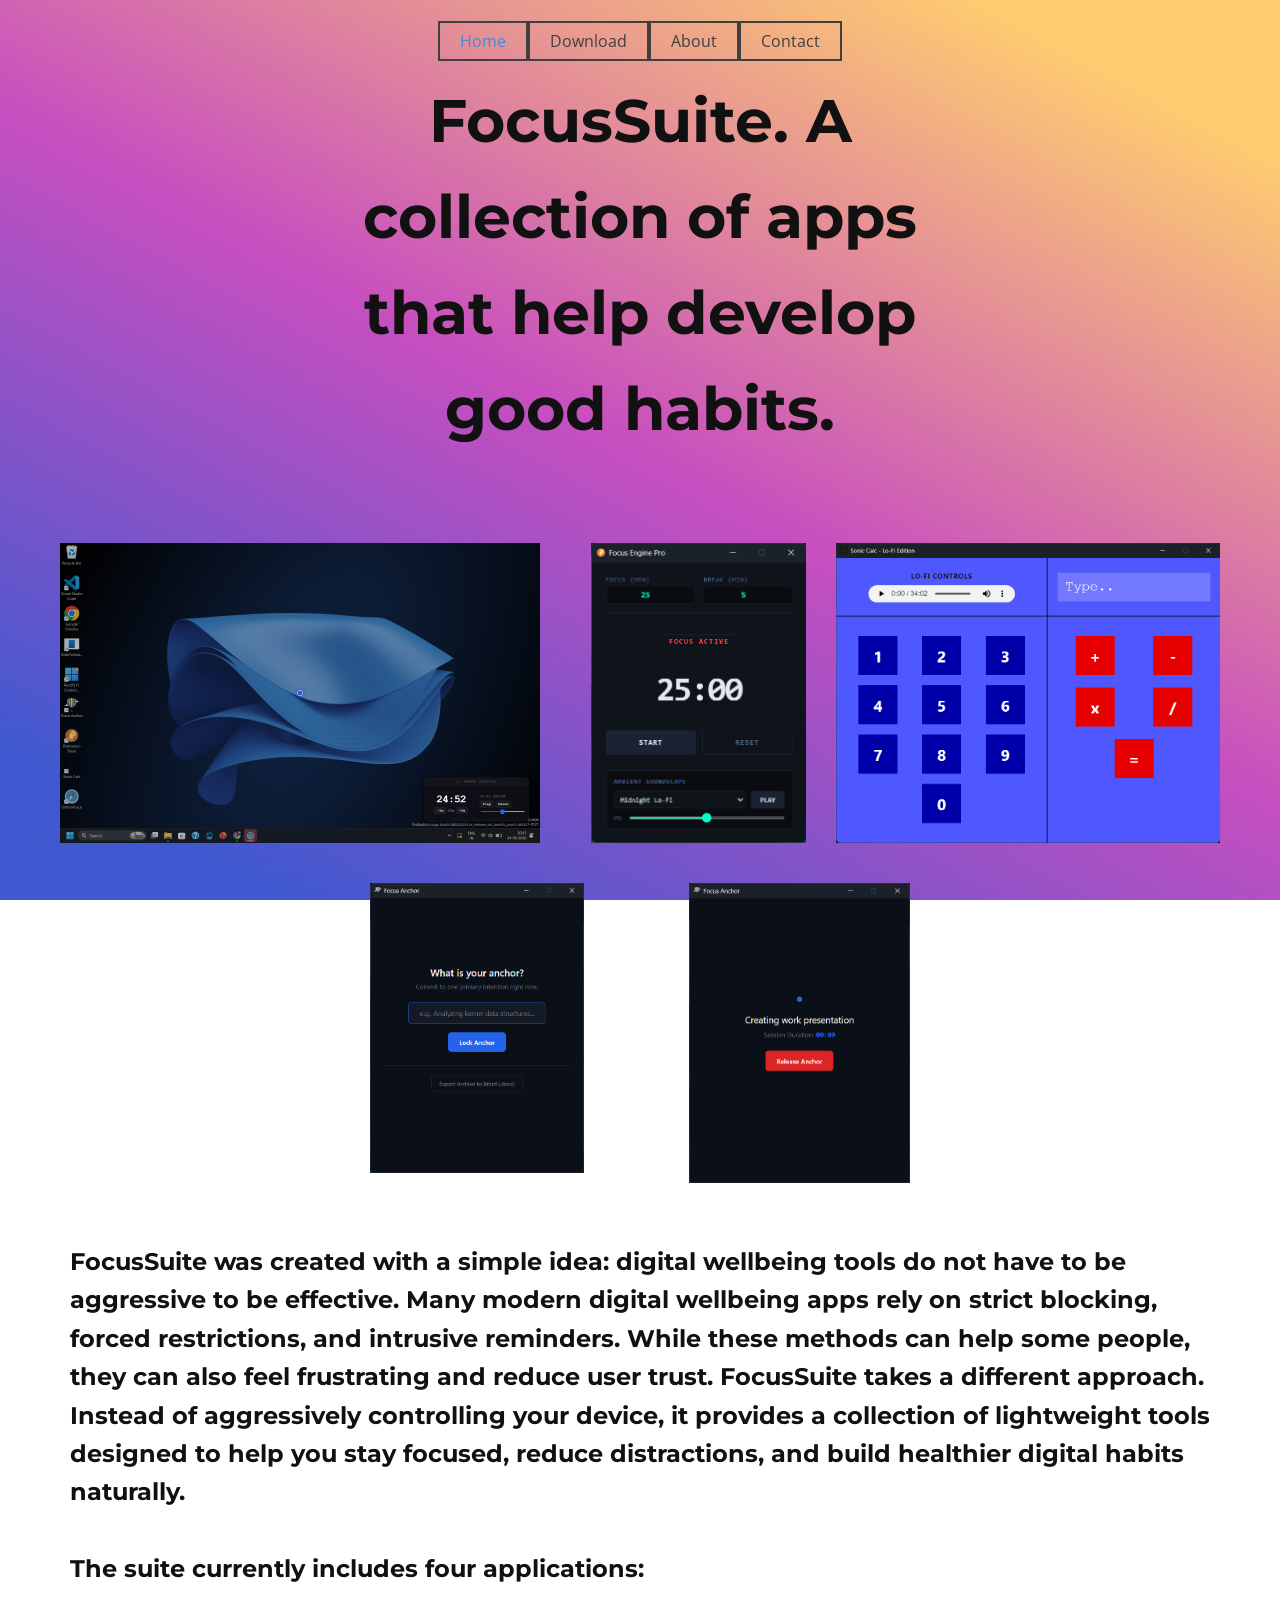
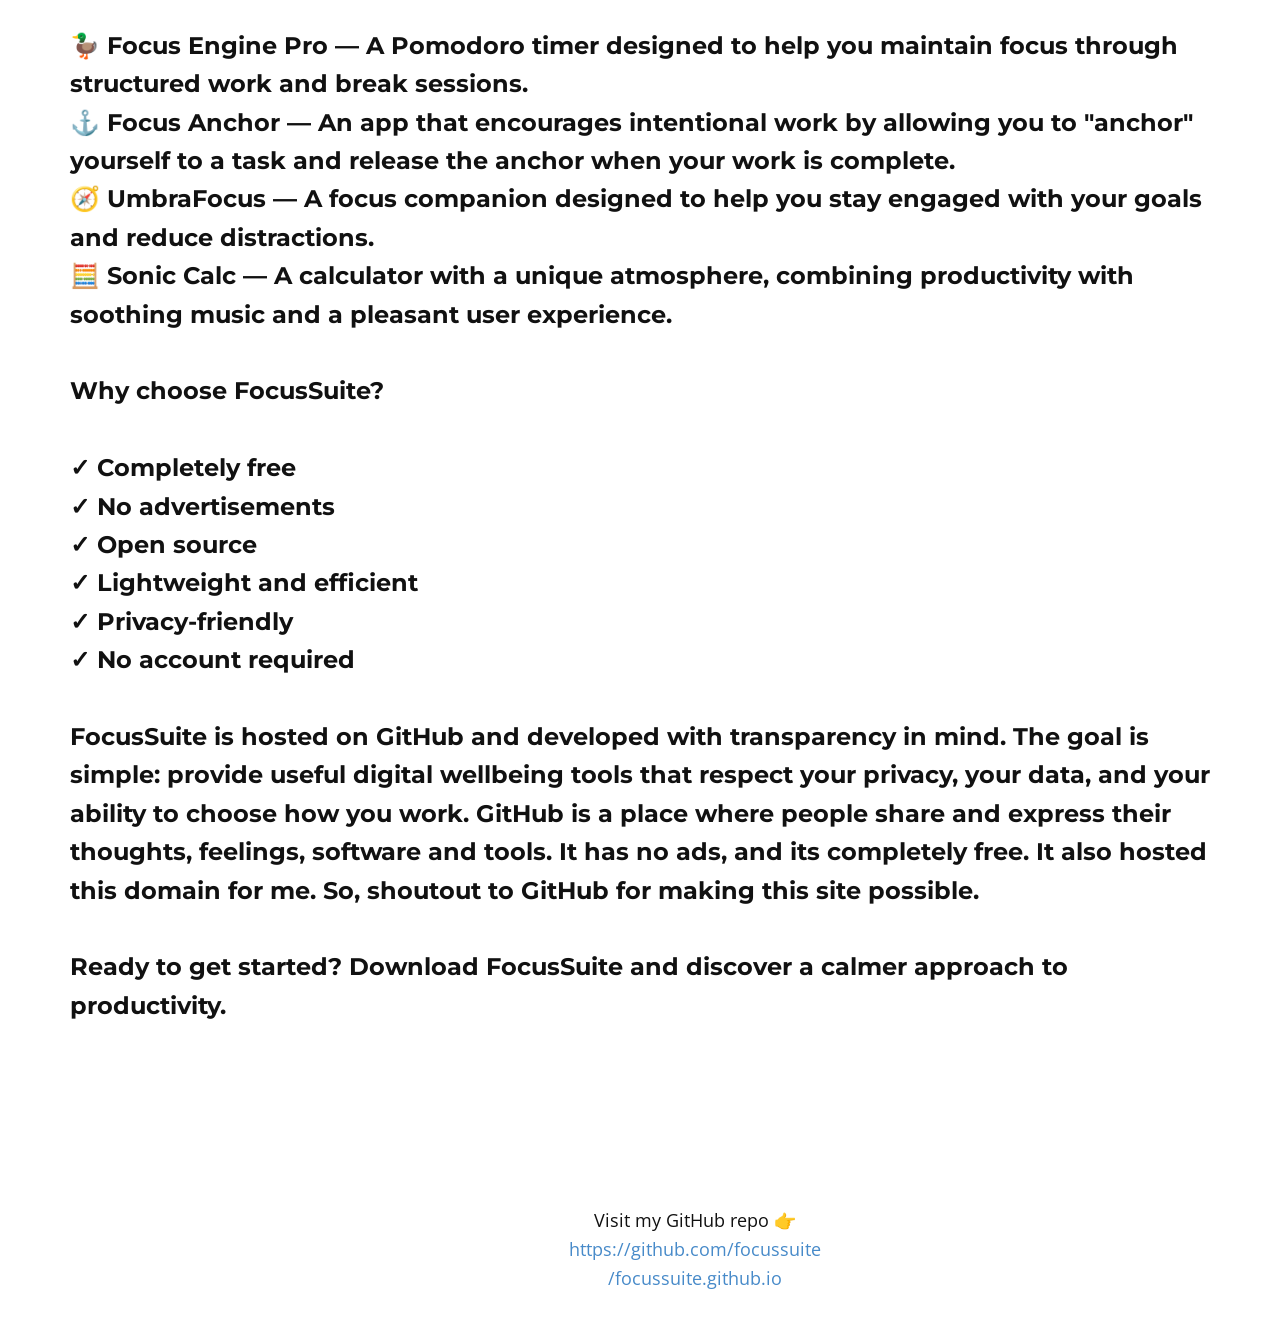
<file: index.html>
<!DOCTYPE html>
<html style="font-size: 16px;" lang="en"><head>
    <meta name="viewport" content="width=device-width, initial-scale=1.0">
	<meta name="google-site-verification" content="T6D-wPMFKQWdwainsHgFDO73876ECswrVBhki3AORYc" />
    <meta charset="utf-8">
    <meta name="keywords" content="">
    <meta name="description" content="">
    <title>Home</title>
    <link rel="stylesheet" href="nicepage.css" media="screen">
<link rel="stylesheet" href="index.css" media="screen">
    <script class="u-script" type="text/javascript" src="jquery.js" defer=""></script>
    <script class="u-script" type="text/javascript" src="nicepage.js" defer=""></script>
    <meta name="generator" content="Nicepage 8.5.7, nicepage.com">
    
    
    
    
    <link id="u-page-google-font" rel="stylesheet" href="https://fonts.googleapis.com/css2?display=swap&amp;family=Roboto:ital,wght@0,100;0,200;0,300;0,400;0,500;0,600;0,700;0,800;0,900;1,100;1,200;1,300;1,400;1,500;1,600;1,700;1,800;1,900&amp;family=Open+Sans:ital,wght@0,300;0,400;0,500;0,600;0,700;0,800;1,300;1,400;1,500;1,600;1,700;1,800&amp;family=Montserrat:ital,wght@0,100;0,200;0,300;0,400;0,500;0,600;0,700;0,800;0,900;1,100;1,200;1,300;1,400;1,500;1,600;1,700;1,800;1,900">
    <script type="application/ld+json">{
		"@context": "http://schema.org",
		"@type": "Organization",
		"name": "WebSite6656515",
		"url": "/"
}</script>
    <meta name="theme-color" content="#478ac9">
    <meta property="og:title" content="Home">
    <meta property="og:description" content="">
    <meta property="og:type" content="website">
    <link rel="canonical" href="/">
  <meta data-intl-tel-input-cdn-path="intlTelInput/"></head>
  <body data-home-page="https://website6656515.nicepage.io/Home.html?version=9e2b1bb6-5545-96a7-6322-8547a4c6a4d4" data-home-page-title="Home" data-path-to-root="./" data-include-products="false" class="u-body u-clearfix u-xl-mode" data-lang="en"><header class="u-clearfix u-header u-header" id="header"><div class="u-clearfix u-sheet u-valign-middle-lg u-valign-middle-md u-valign-middle-sm u-valign-middle-xs u-sheet-1">
        <nav class="u-menu u-menu-one-level u-offcanvas u-menu-1" role="navigation" aria-label="Menu navigation">
          <div class="menu-collapse" style="font-size: 1rem; letter-spacing: 0px;">
            <a class="u-button-style u-custom-border u-custom-border-color u-custom-borders u-custom-left-right-menu-spacing u-custom-padding-bottom u-custom-top-bottom-menu-spacing u-hamburger-link u-nav-link u-text-active-palette-1-base u-text-hover-palette-2-base" href="#" tabindex="-1" aria-label="Open menu" aria-controls="c3e8">
              <svg class="u-svg-link" viewBox="0 0 24 24"><use xlink:href="#menu-hamburger"></use></svg>
              <svg class="u-svg-content" version="1.1" id="menu-hamburger" viewBox="0 0 16 16" x="0px" y="0px" xmlns:xlink="http://www.w3.org/1999/xlink" xmlns="http://www.w3.org/2000/svg"><g><rect y="1" width="16" height="2"></rect><rect y="7" width="16" height="2"></rect><rect y="13" width="16" height="2"></rect>
</g></svg>
            </a>
          </div>
          <div class="u-custom-menu u-nav-container">
            <ul class="u-nav u-unstyled u-nav-1" role="menubar"><li role="none" class="u-nav-item"><a role="menuitem" class="u-border-2 u-border-grey-75 u-button-style u-nav-link u-text-active-palette-1-base u-text-hover-palette-2-base u-nav-link-2" href="./">Home</a>
</li><li role="none" class="u-nav-item"><a role="menuitem" class="u-border-2 u-border-grey-75 u-button-style u-nav-link u-text-active-palette-1-base u-text-hover-palette-2-base u-nav-link-2" href="Download.html">Download</a>
</li><li role="none" class="u-nav-item"><a role="menuitem" class="u-border-2 u-border-grey-75 u-button-style u-nav-link u-text-active-palette-1-base u-text-hover-palette-2-base u-nav-link-2" href="About.html">About</a>
</li><li role="none" class="u-nav-item"><a role="menuitem" class="u-border-2 u-border-grey-75 u-button-style u-nav-link u-text-active-palette-1-base u-text-hover-palette-2-base u-nav-link-2" href="Contact.html">Contact</a>
</li></ul>
          </div>
          <div class="u-custom-menu u-nav-container-collapse" id="c3e8" role="region" aria-label="Menu panel">
            <div class="u-black u-container-style u-inner-container-layout u-opacity u-opacity-95 u-sidenav">
              <div class="u-inner-container-layout u-sidenav-overflow">
                <div class="u-menu-close" tabindex="-1" aria-label="Close menu"></div>
                <ul class="u-align-center u-nav u-popupmenu-items u-unstyled u-nav-2" role="menubar"><li role="none" class="u-nav-item"><a role="menuitem" class="u-button-style u-nav-link" href="./">Home</a>
</li><li role="none" class="u-nav-item"><a role="menuitem" class="u-button-style u-nav-link" href="Download.html">Download</a>
</li><li role="none" class="u-nav-item"><a role="menuitem" class="u-button-style u-nav-link" href="About.html">About</a>
</li><li role="none" class="u-nav-item"><a role="menuitem" class="u-button-style u-nav-link" href="Contact.html">Contact</a>
</li></ul>
              </div>
            </div>
            <div class="u-black u-menu-overlay u-opacity u-opacity-70"></div>
          </div>
        </nav>
        <p class="u-align-center u-custom-font u-font-montserrat u-text u-text-1">FocusSuite. A collection of apps that help develop good habits.</p>
      </div></header>
    <section class="u-clearfix u-section-1" id="block-1">
      <div class="u-clearfix u-sheet u-sheet-1">
        <img class="u-image u-image-default u-image-1" src="images/UmbraFocus.png" alt="" data-image-width="1920" data-image-height="1200">
        <img class="u-image u-image-default u-image-2" src="images/Screenshot2026-06-14201246.png" alt="" data-image-width="433" data-image-height="605">
        <img class="u-image u-image-default u-image-3" src="images/sonic-calc.png" alt="" data-image-width="983" data-image-height="767">
        <img class="u-image u-image-default u-image-4" src="images/FocusAnchor.png" alt="" data-image-width="547" data-image-height="742">
        <img class="u-image u-image-default u-image-5" src="images/FocusAnchorreleased.png" alt="" data-image-width="547" data-image-height="742">
        <p class="u-custom-font u-font-montserrat u-text u-text-1"> FocusSuite was created with a simple idea: digital wellbeing tools do not have to be aggressive to be effective. Many modern digital wellbeing apps rely on strict blocking, forced restrictions, and intrusive reminders. While these methods can help some people, they can also feel frustrating and reduce user trust. FocusSuite takes a different approach. Instead of aggressively controlling your device, it provides a collection of lightweight tools designed to help you stay focused, reduce distractions, and build healthier digital habits naturally.<br>
          <br>The suite currently includes four applications:<br>
          <br>🦆 Focus Engine Pro — A Pomodoro timer designed to help you maintain focus through structured work and break sessions.<br>⚓ Focus Anchor — An app that encourages intentional work by allowing you to "anchor" yourself to a task and release the anchor when your work is complete.<br>🧭 UmbraFocus — A focus companion designed to help you stay engaged with your goals and reduce distractions.<br>🧮 Sonic Calc — A calculator with a unique atmosphere, combining productivity with soothing music and a pleasant user experience.<br>
          <br>Why choose FocusSuite?<br>
          <br>✓ Completely free<br>✓ No advertisements<br>✓ Open source<br>✓ Lightweight and efficient<br>✓ Privacy-friendly<br>✓ No account required<br>
          <br>FocusSuite is hosted on GitHub and developed with transparency in mind. The goal is simple: provide useful digital wellbeing tools that respect your privacy, your data, and your ability to choose how you work. GitHub is a place where people share and express their thoughts, feelings, software and tools. It has no ads, and its completely free. It also hosted this domain for me. So, shoutout to GitHub for making this site possible.<br>
          <br>Ready to get started? Download FocusSuite and discover a calmer approach to productivity.
        </p>
      </div>
    </section>
    <section class="u-clearfix u-section-2" id="block-2">
      <div class="u-clearfix u-sheet u-sheet-1"></div>
    </section>
    
    
    
    <footer class="u-align-center u-clearfix u-container-align-center u-footer" id="footer"><div class="u-clearfix u-sheet u-sheet-1">
        <p class="u-small-text u-text u-text-variant u-text-1">Visit my GitHub repo 👉 <a href="https://github.com/focussuite/focussuite.github.io" class="u-active-none u-border-none u-btn u-button-link u-button-style u-hover-none u-none u-text-palette-1-base u-btn-1" title="My GitHub repository" target="_blank">https://github.com/focussuite​/focussuite.github.io</a>
        </p>
      </div></footer>
  
</body></html>
</file>
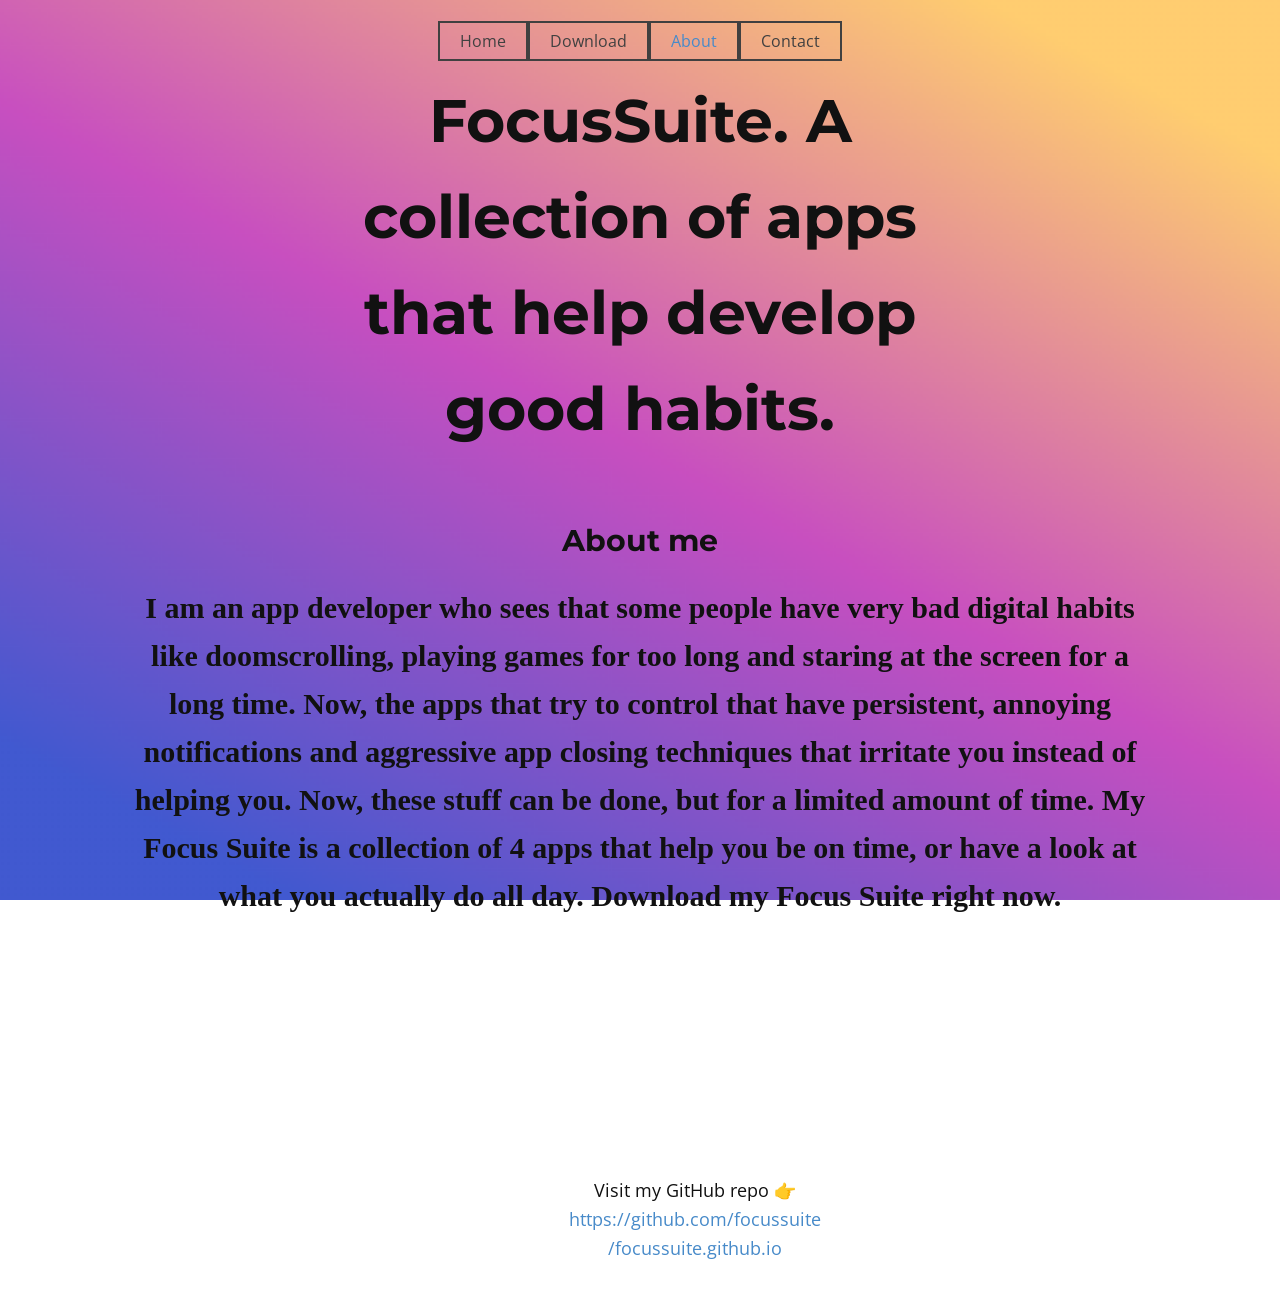
<file: About.html>
<!DOCTYPE html>
<html style="font-size: 16px;" lang="en"><head>
    <meta name="viewport" content="width=device-width, initial-scale=1.0">
    <meta charset="utf-8">
    <meta name="keywords" content="">
    <meta name="description" content="">
    <title>About</title>
    <link rel="stylesheet" href="nicepage.css" media="screen">
<link rel="stylesheet" href="About.css" media="screen">
    <script class="u-script" type="text/javascript" src="jquery.js" defer=""></script>
    <script class="u-script" type="text/javascript" src="nicepage.js" defer=""></script>
    <meta name="generator" content="Nicepage 8.5.7, nicepage.com">
    
    
    
    <link id="u-page-google-font" rel="stylesheet" href="https://fonts.googleapis.com/css2?display=swap&amp;family=Roboto:ital,wght@0,100;0,200;0,300;0,400;0,500;0,600;0,700;0,800;0,900;1,100;1,200;1,300;1,400;1,500;1,600;1,700;1,800;1,900&amp;family=Open+Sans:ital,wght@0,300;0,400;0,500;0,600;0,700;0,800;1,300;1,400;1,500;1,600;1,700;1,800&amp;family=Montserrat:ital,wght@0,100;0,200;0,300;0,400;0,500;0,600;0,700;0,800;0,900;1,100;1,200;1,300;1,400;1,500;1,600;1,700;1,800;1,900">
    <script type="application/ld+json">{
		"@context": "http://schema.org",
		"@type": "Organization",
		"name": "WebSite6656515"
}</script>
    <meta name="theme-color" content="#478ac9">
    <meta property="og:title" content="About">
    <meta property="og:description" content="">
    <meta property="og:type" content="website">
  <meta data-intl-tel-input-cdn-path="intlTelInput/"></head>
  <body data-path-to-root="./" data-include-products="false" class="u-body u-clearfix u-xl-mode" data-lang="en"><header class="u-clearfix u-header u-header" id="header"><div class="u-clearfix u-sheet u-valign-middle-lg u-valign-middle-md u-valign-middle-sm u-valign-middle-xs u-sheet-1">
        <nav class="u-menu u-menu-one-level u-offcanvas u-menu-1" role="navigation" aria-label="Menu navigation">
          <div class="menu-collapse" style="font-size: 1rem; letter-spacing: 0px;">
            <a class="u-button-style u-custom-border u-custom-border-color u-custom-borders u-custom-left-right-menu-spacing u-custom-padding-bottom u-custom-top-bottom-menu-spacing u-hamburger-link u-nav-link u-text-active-palette-1-base u-text-hover-palette-2-base" href="#" tabindex="-1" aria-label="Open menu" aria-controls="c3e8">
              <svg class="u-svg-link" viewBox="0 0 24 24"><use xlink:href="#menu-hamburger"></use></svg>
              <svg class="u-svg-content" version="1.1" id="menu-hamburger" viewBox="0 0 16 16" x="0px" y="0px" xmlns:xlink="http://www.w3.org/1999/xlink" xmlns="http://www.w3.org/2000/svg"><g><rect y="1" width="16" height="2"></rect><rect y="7" width="16" height="2"></rect><rect y="13" width="16" height="2"></rect>
</g></svg>
            </a>
          </div>
          <div class="u-custom-menu u-nav-container">
            <ul class="u-nav u-unstyled u-nav-1" role="menubar"><li role="none" class="u-nav-item"><a role="menuitem" class="u-border-2 u-border-grey-75 u-button-style u-nav-link u-text-active-palette-1-base u-text-hover-palette-2-base u-nav-link-2" href="./">Home</a>
</li><li role="none" class="u-nav-item"><a role="menuitem" class="u-border-2 u-border-grey-75 u-button-style u-nav-link u-text-active-palette-1-base u-text-hover-palette-2-base u-nav-link-2" href="Download.html">Download</a>
</li><li role="none" class="u-nav-item"><a role="menuitem" class="u-border-2 u-border-grey-75 u-button-style u-nav-link u-text-active-palette-1-base u-text-hover-palette-2-base u-nav-link-2" href="About.html">About</a>
</li><li role="none" class="u-nav-item"><a role="menuitem" class="u-border-2 u-border-grey-75 u-button-style u-nav-link u-text-active-palette-1-base u-text-hover-palette-2-base u-nav-link-2" href="Contact.html">Contact</a>
</li></ul>
          </div>
          <div class="u-custom-menu u-nav-container-collapse" id="c3e8" role="region" aria-label="Menu panel">
            <div class="u-black u-container-style u-inner-container-layout u-opacity u-opacity-95 u-sidenav">
              <div class="u-inner-container-layout u-sidenav-overflow">
                <div class="u-menu-close" tabindex="-1" aria-label="Close menu"></div>
                <ul class="u-align-center u-nav u-popupmenu-items u-unstyled u-nav-2" role="menubar"><li role="none" class="u-nav-item"><a role="menuitem" class="u-button-style u-nav-link" href="./">Home</a>
</li><li role="none" class="u-nav-item"><a role="menuitem" class="u-button-style u-nav-link" href="Download.html">Download</a>
</li><li role="none" class="u-nav-item"><a role="menuitem" class="u-button-style u-nav-link" href="About.html">About</a>
</li><li role="none" class="u-nav-item"><a role="menuitem" class="u-button-style u-nav-link" href="Contact.html">Contact</a>
</li></ul>
              </div>
            </div>
            <div class="u-black u-menu-overlay u-opacity u-opacity-70"></div>
          </div>
        </nav>
        <p class="u-align-center u-custom-font u-font-montserrat u-text u-text-1">FocusSuite. A collection of apps that help develop good habits.</p>
      </div></header>
    <section class="u-clearfix u-section-1" id="block-1">
      <div class="u-clearfix u-sheet u-valign-top-xl u-sheet-1">
        <p class="u-align-center u-custom-font u-font-montserrat u-text u-text-1">About me </p>
        <p class="u-align-center u-custom-font u-font-georgia u-text u-text-2">I am an app developer who sees that some people have very bad digital habits like doomscrolling, playing games for too long and staring at the screen for a long time. ​Now, the apps that try to control that have persistent, annoying notifications and aggressive app closing techniques that irritate you instead of helping you. Now, these stuff can be done, but for a limited amount of time. My Focus Suite is a collection of 4 apps that help you be on time, or have a look at what you actually do all day. Download my Focus Suite right now.</p>
      </div>
    </section>
    
    
    
    <footer class="u-align-center u-clearfix u-container-align-center u-footer" id="footer"><div class="u-clearfix u-sheet u-sheet-1">
        <p class="u-small-text u-text u-text-variant u-text-1">Visit my GitHub repo 👉 <a href="https://github.com/focussuite/focussuite.github.io" class="u-active-none u-border-none u-btn u-button-link u-button-style u-hover-none u-none u-text-palette-1-base u-btn-1" title="My GitHub repository" target="_blank">https://github.com/focussuite​/focussuite.github.io</a>
        </p>
      </div></footer>
  
</body></html>
</file>
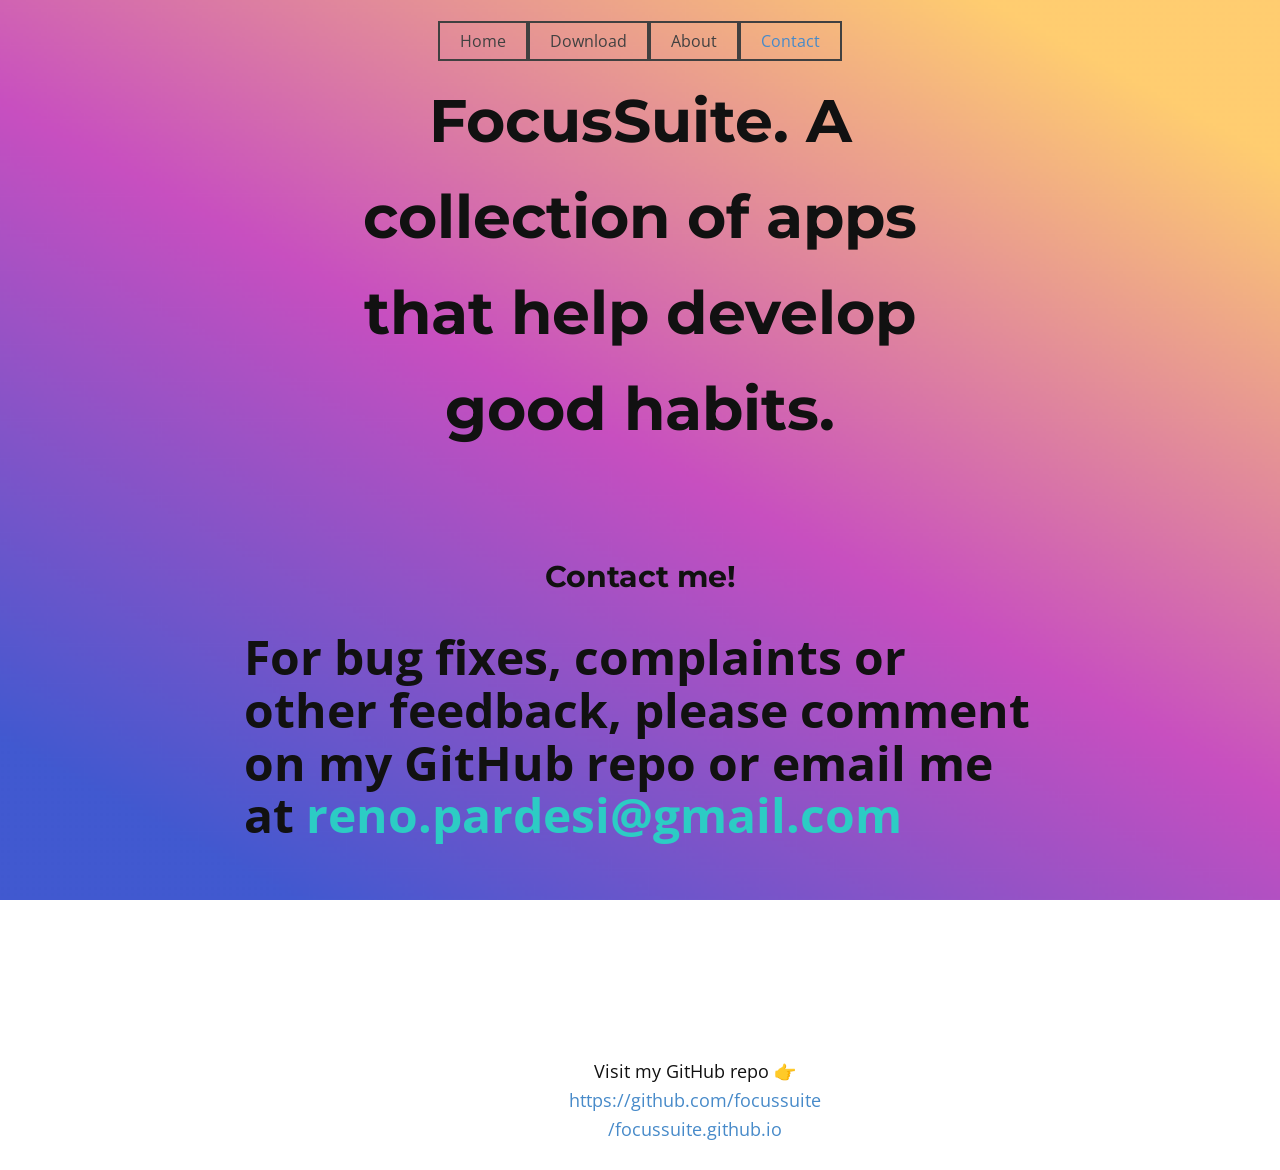
<file: Contact.html>
<!DOCTYPE html>
<html style="font-size: 16px;" lang="en"><head>
    <meta name="viewport" content="width=device-width, initial-scale=1.0">
    <meta charset="utf-8">
    <meta name="keywords" content="If you want to send any feedback, comment on my ​GitHub repo. It is named focussuite. Make sure to give me a star!">
    <meta name="description" content="">
    <title>Contact</title>
    <link rel="stylesheet" href="nicepage.css" media="screen">
<link rel="stylesheet" href="Contact.css" media="screen">
    <script class="u-script" type="text/javascript" src="jquery.js" defer=""></script>
    <script class="u-script" type="text/javascript" src="nicepage.js" defer=""></script>
    <meta name="generator" content="Nicepage 8.5.7, nicepage.com">
    
    
    
    <link id="u-page-google-font" rel="stylesheet" href="https://fonts.googleapis.com/css2?display=swap&amp;family=Roboto:ital,wght@0,100;0,200;0,300;0,400;0,500;0,600;0,700;0,800;0,900;1,100;1,200;1,300;1,400;1,500;1,600;1,700;1,800;1,900&amp;family=Open+Sans:ital,wght@0,300;0,400;0,500;0,600;0,700;0,800;1,300;1,400;1,500;1,600;1,700;1,800&amp;family=Montserrat:ital,wght@0,100;0,200;0,300;0,400;0,500;0,600;0,700;0,800;0,900;1,100;1,200;1,300;1,400;1,500;1,600;1,700;1,800;1,900">
    <script type="application/ld+json">{
		"@context": "http://schema.org",
		"@type": "Organization",
		"name": "WebSite6656515"
}</script>
    <meta name="theme-color" content="#478ac9">
    <meta property="og:title" content="Contact">
    <meta property="og:description" content="">
    <meta property="og:type" content="website">
  <meta data-intl-tel-input-cdn-path="intlTelInput/"></head>
  <body data-path-to-root="./" data-include-products="false" class="u-body u-clearfix u-xl-mode" data-lang="en"><header class="u-clearfix u-header u-header" id="header"><div class="u-clearfix u-sheet u-valign-middle-lg u-valign-middle-md u-valign-middle-sm u-valign-middle-xs u-sheet-1">
        <nav class="u-menu u-menu-one-level u-offcanvas u-menu-1" role="navigation" aria-label="Menu navigation">
          <div class="menu-collapse" style="font-size: 1rem; letter-spacing: 0px;">
            <a class="u-button-style u-custom-border u-custom-border-color u-custom-borders u-custom-left-right-menu-spacing u-custom-padding-bottom u-custom-top-bottom-menu-spacing u-hamburger-link u-nav-link u-text-active-palette-1-base u-text-hover-palette-2-base" href="#" tabindex="-1" aria-label="Open menu" aria-controls="c3e8">
              <svg class="u-svg-link" viewBox="0 0 24 24"><use xlink:href="#menu-hamburger"></use></svg>
              <svg class="u-svg-content" version="1.1" id="menu-hamburger" viewBox="0 0 16 16" x="0px" y="0px" xmlns:xlink="http://www.w3.org/1999/xlink" xmlns="http://www.w3.org/2000/svg"><g><rect y="1" width="16" height="2"></rect><rect y="7" width="16" height="2"></rect><rect y="13" width="16" height="2"></rect>
</g></svg>
            </a>
          </div>
          <div class="u-custom-menu u-nav-container">
            <ul class="u-nav u-unstyled u-nav-1" role="menubar"><li role="none" class="u-nav-item"><a role="menuitem" class="u-border-2 u-border-grey-75 u-button-style u-nav-link u-text-active-palette-1-base u-text-hover-palette-2-base u-nav-link-2" href="./">Home</a>
</li><li role="none" class="u-nav-item"><a role="menuitem" class="u-border-2 u-border-grey-75 u-button-style u-nav-link u-text-active-palette-1-base u-text-hover-palette-2-base u-nav-link-2" href="Download.html">Download</a>
</li><li role="none" class="u-nav-item"><a role="menuitem" class="u-border-2 u-border-grey-75 u-button-style u-nav-link u-text-active-palette-1-base u-text-hover-palette-2-base u-nav-link-2" href="About.html">About</a>
</li><li role="none" class="u-nav-item"><a role="menuitem" class="u-border-2 u-border-grey-75 u-button-style u-nav-link u-text-active-palette-1-base u-text-hover-palette-2-base u-nav-link-2" href="Contact.html">Contact</a>
</li></ul>
          </div>
          <div class="u-custom-menu u-nav-container-collapse" id="c3e8" role="region" aria-label="Menu panel">
            <div class="u-black u-container-style u-inner-container-layout u-opacity u-opacity-95 u-sidenav">
              <div class="u-inner-container-layout u-sidenav-overflow">
                <div class="u-menu-close" tabindex="-1" aria-label="Close menu"></div>
                <ul class="u-align-center u-nav u-popupmenu-items u-unstyled u-nav-2" role="menubar"><li role="none" class="u-nav-item"><a role="menuitem" class="u-button-style u-nav-link" href="./">Home</a>
</li><li role="none" class="u-nav-item"><a role="menuitem" class="u-button-style u-nav-link" href="Download.html">Download</a>
</li><li role="none" class="u-nav-item"><a role="menuitem" class="u-button-style u-nav-link" href="About.html">About</a>
</li><li role="none" class="u-nav-item"><a role="menuitem" class="u-button-style u-nav-link" href="Contact.html">Contact</a>
</li></ul>
              </div>
            </div>
            <div class="u-black u-menu-overlay u-opacity u-opacity-70"></div>
          </div>
        </nav>
        <p class="u-align-center u-custom-font u-font-montserrat u-text u-text-1">FocusSuite. A collection of apps that help develop good habits.</p>
      </div></header>
    <section class="u-clearfix u-section-1" id="block-1">
      <div class="u-clearfix u-sheet u-sheet-1">
        <p class="u-align-center u-custom-font u-font-montserrat u-text u-text-1">Contact me!</p>
        <h2 class="u-custom-font u-font-open-sans u-subtitle u-text u-text-2">For bug fixes, complaints or other feedback, please comment on my GitHub repo or email me at <span class="u-text-palette-4-base">reno.pardesi@gmail.com</span>
        </h2>
      </div>
    </section>
    
    
    
    <footer class="u-align-center u-clearfix u-container-align-center u-footer" id="footer"><div class="u-clearfix u-sheet u-sheet-1">
        <p class="u-small-text u-text u-text-variant u-text-1">Visit my GitHub repo 👉 <a href="https://github.com/focussuite/focussuite.github.io" class="u-active-none u-border-none u-btn u-button-link u-button-style u-hover-none u-none u-text-palette-1-base u-btn-1" title="My GitHub repository" target="_blank">https://github.com/focussuite​/focussuite.github.io</a>
        </p>
      </div></footer>
  
</body></html>
</file>
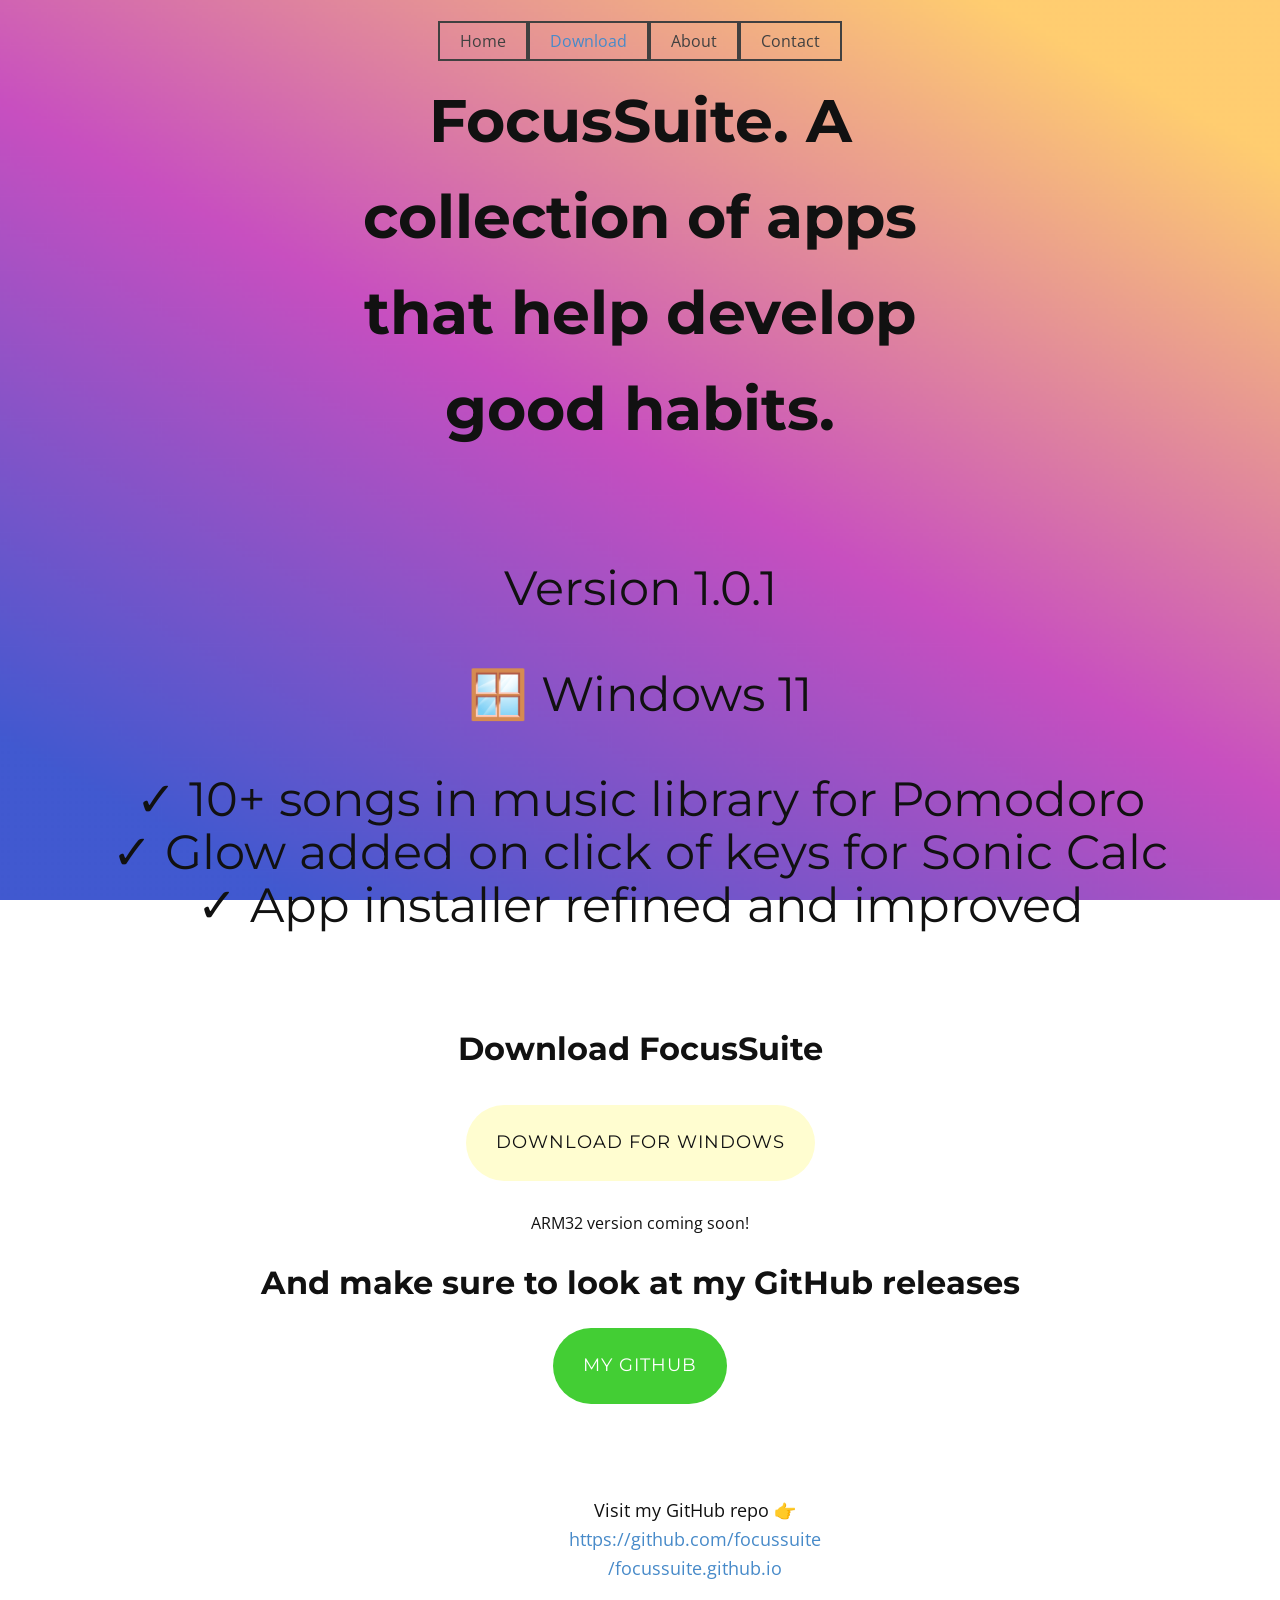
<file: Download.html>
<!DOCTYPE html>
<html style="font-size: 16px;" lang="en"><head>
    <meta name="viewport" content="width=device-width, initial-scale=1.0">
    <meta charset="utf-8">
    <meta name="keywords" content="Version 1.0.0✓ Improved Pomodoro✓ Better UI✓ Faster startup">
    <meta name="description" content="">
    <title>Download</title>
    <link rel="stylesheet" href="nicepage.css" media="screen">
<link rel="stylesheet" href="Download.css" media="screen">
    <script class="u-script" type="text/javascript" src="jquery.js" defer=""></script>
    <script class="u-script" type="text/javascript" src="nicepage.js" defer=""></script>
    <meta name="generator" content="Nicepage 8.5.7, nicepage.com">
    
    
    
    
    <link id="u-page-google-font" rel="stylesheet" href="https://fonts.googleapis.com/css2?display=swap&amp;family=Roboto:ital,wght@0,100;0,200;0,300;0,400;0,500;0,600;0,700;0,800;0,900;1,100;1,200;1,300;1,400;1,500;1,600;1,700;1,800;1,900&amp;family=Open+Sans:ital,wght@0,300;0,400;0,500;0,600;0,700;0,800;1,300;1,400;1,500;1,600;1,700;1,800&amp;family=Montserrat:ital,wght@0,100;0,200;0,300;0,400;0,500;0,600;0,700;0,800;0,900;1,100;1,200;1,300;1,400;1,500;1,600;1,700;1,800;1,900">
    <script type="application/ld+json">{
		"@context": "http://schema.org",
		"@type": "Organization",
		"name": "focussuite.github.io"
	}</script>
    <meta name="theme-color" content="#478ac9">
    <meta property="og:title" content="Download">
    <meta property="og:description" content="">
    <meta property="og:type" content="website">
  <meta data-intl-tel-input-cdn-path="intlTelInput/"></head>
  <body data-path-to-root="./" data-include-products="false" class="u-body u-clearfix u-xl-mode" data-lang="en"><header class="u-clearfix u-header u-header" id="header"><div class="u-clearfix u-sheet u-valign-middle-lg u-valign-middle-md u-valign-middle-sm u-valign-middle-xs u-sheet-1">
        <nav class="u-menu u-menu-one-level u-offcanvas u-menu-1" role="navigation" aria-label="Menu navigation">
          <div class="menu-collapse" style="font-size: 1rem; letter-spacing: 0px;">
            <a class="u-button-style u-custom-border u-custom-border-color u-custom-borders u-custom-left-right-menu-spacing u-custom-padding-bottom u-custom-top-bottom-menu-spacing u-hamburger-link u-nav-link u-text-active-palette-1-base u-text-hover-palette-2-base" href="#" tabindex="-1" aria-label="Open menu" aria-controls="c3e8">
              <svg class="u-svg-link" viewBox="0 0 24 24"><use xlink:href="#menu-hamburger"></use></svg>
              <svg class="u-svg-content" version="1.1" id="menu-hamburger" viewBox="0 0 16 16" x="0px" y="0px" xmlns:xlink="http://www.w3.org/1999/xlink" xmlns="http://www.w3.org/2000/svg"><g><rect y="1" width="16" height="2"></rect><rect y="7" width="16" height="2"></rect><rect y="13" width="16" height="2"></rect>
</g></svg>
            </a>
          </div>
          <div class="u-custom-menu u-nav-container">
            <ul class="u-nav u-unstyled u-nav-1" role="menubar"><li role="none" class="u-nav-item"><a role="menuitem" class="u-border-2 u-border-grey-75 u-button-style u-nav-link u-text-active-palette-1-base u-text-hover-palette-2-base u-nav-link-2" href="./">Home</a>
</li><li role="none" class="u-nav-item"><a role="menuitem" class="u-border-2 u-border-grey-75 u-button-style u-nav-link u-text-active-palette-1-base u-text-hover-palette-2-base u-nav-link-2" href="Download.html">Download</a>
</li><li role="none" class="u-nav-item"><a role="menuitem" class="u-border-2 u-border-grey-75 u-button-style u-nav-link u-text-active-palette-1-base u-text-hover-palette-2-base u-nav-link-2" href="About.html">About</a>
</li><li role="none" class="u-nav-item"><a role="menuitem" class="u-border-2 u-border-grey-75 u-button-style u-nav-link u-text-active-palette-1-base u-text-hover-palette-2-base u-nav-link-2" href="Contact.html">Contact</a>
</li></ul>
          </div>
          <div class="u-custom-menu u-nav-container-collapse" id="c3e8" role="region" aria-label="Menu panel">
            <div class="u-black u-container-style u-inner-container-layout u-opacity u-opacity-95 u-sidenav">
              <div class="u-inner-container-layout u-sidenav-overflow">
                <div class="u-menu-close" tabindex="-1" aria-label="Close menu"></div>
                <ul class="u-align-center u-nav u-popupmenu-items u-unstyled u-nav-2" role="menubar"><li role="none" class="u-nav-item"><a role="menuitem" class="u-button-style u-nav-link" href="./">Home</a>
</li><li role="none" class="u-nav-item"><a role="menuitem" class="u-button-style u-nav-link" href="Download.html">Download</a>
</li><li role="none" class="u-nav-item"><a role="menuitem" class="u-button-style u-nav-link" href="About.html">About</a>
</li><li role="none" class="u-nav-item"><a role="menuitem" class="u-button-style u-nav-link" href="Contact.html">Contact</a>
</li></ul>
              </div>
            </div>
            <div class="u-black u-menu-overlay u-opacity u-opacity-70"></div>
          </div>
        </nav>
        <p class="u-align-center u-custom-font u-font-montserrat u-text u-text-1">FocusSuite. A collection of apps that help develop good habits.</p>
      </div></header>
    <section class="u-clearfix u-section-1" id="block-2">
      <div class="u-clearfix u-sheet u-sheet-1">
        <h2 class="u-align-center u-custom-font u-font-montserrat u-subtitle u-text u-text-default u-text-1">Version 1.0.1<br>
          <br>🪟 Windows 11<br>
          <br>✓ 10+ songs in music library for Pomodoro<br>✓ Glow added on click of keys for Sonic Calc<br>✓ App installer refined and improved
        </h2>
      </div>
    </section>
    <section class="u-clearfix u-section-2" id="block-1">
      <div class="u-clearfix u-sheet u-sheet-1">
        <p class="u-align-center u-custom-font u-font-montserrat u-text u-text-1">Download FocusSuite </p>
        <a href="https://github.com/focussuite/focussuite.github.io/releases/latest" class="u-border-none u-btn u-btn-round u-button-style u-custom-color-3 u-custom-font u-font-montserrat u-hover-custom-color-4 u-radius u-btn-1" title="Download" target="_blank">Download for Windows</a>
        <p class="u-small-text u-text u-text-default u-text-variant u-text-2">ARM32 version coming soon! </p>
        <p class="u-align-center u-custom-font u-font-montserrat u-text u-text-3">And make sure to look at my GitHub releases</p>
        <a href="https://github.com/focussuite/focussuite.github.io/releases" class="u-active-palette-4-dark-2 u-border-none u-btn u-btn-round u-button-style u-custom-color-5 u-custom-font u-font-montserrat u-hover-palette-4-base u-radius u-btn-2" title="Download" target="_blank">My Github</a>
      </div>
    </section>
    
    
    
    <footer class="u-align-center u-clearfix u-container-align-center u-footer" id="footer"><div class="u-clearfix u-sheet u-sheet-1">
        <p class="u-small-text u-text u-text-variant u-text-1">Visit my GitHub repo 👉 <a href="https://github.com/focussuite/focussuite.github.io" class="u-active-none u-border-none u-btn u-button-link u-button-style u-hover-none u-none u-text-palette-1-base u-btn-1" title="My GitHub repository" target="_blank">https://github.com/focussuite​/focussuite.github.io</a>
        </p>
      </div></footer>
  
</body></html>
</file>
